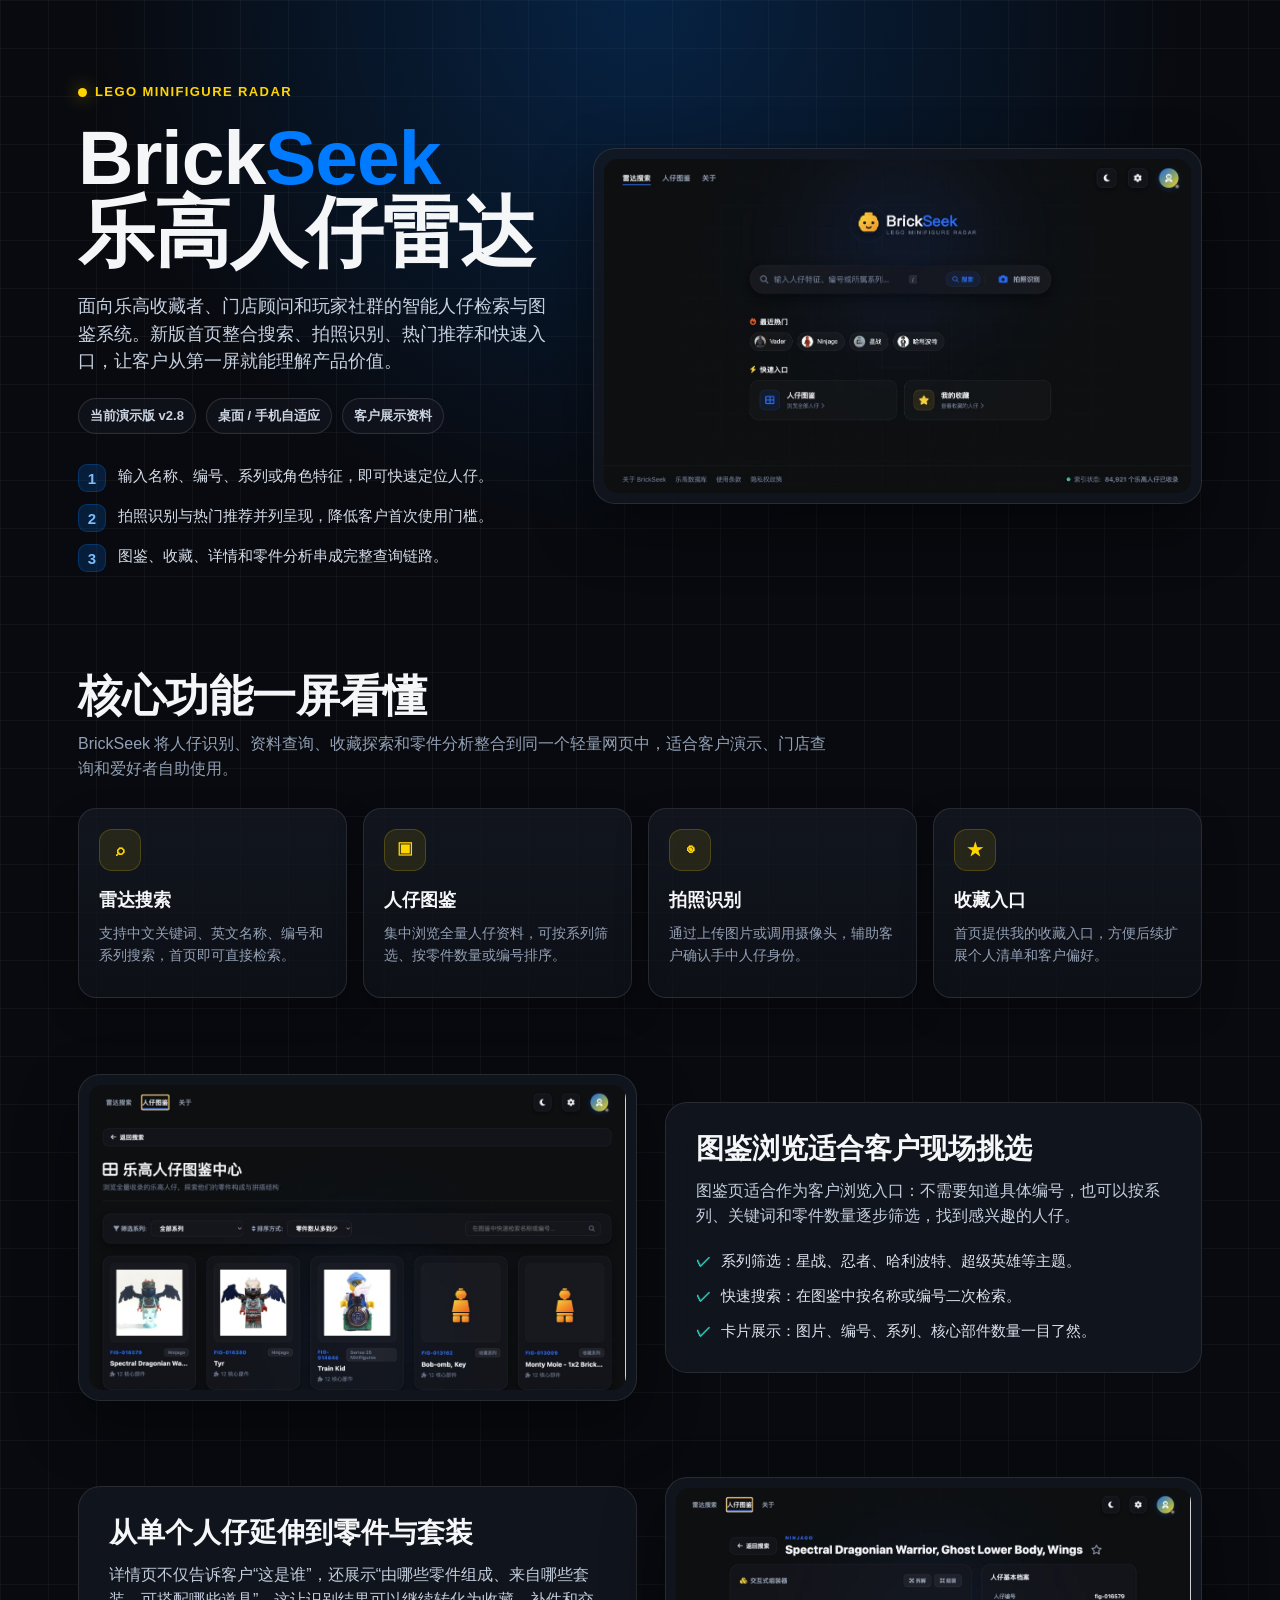
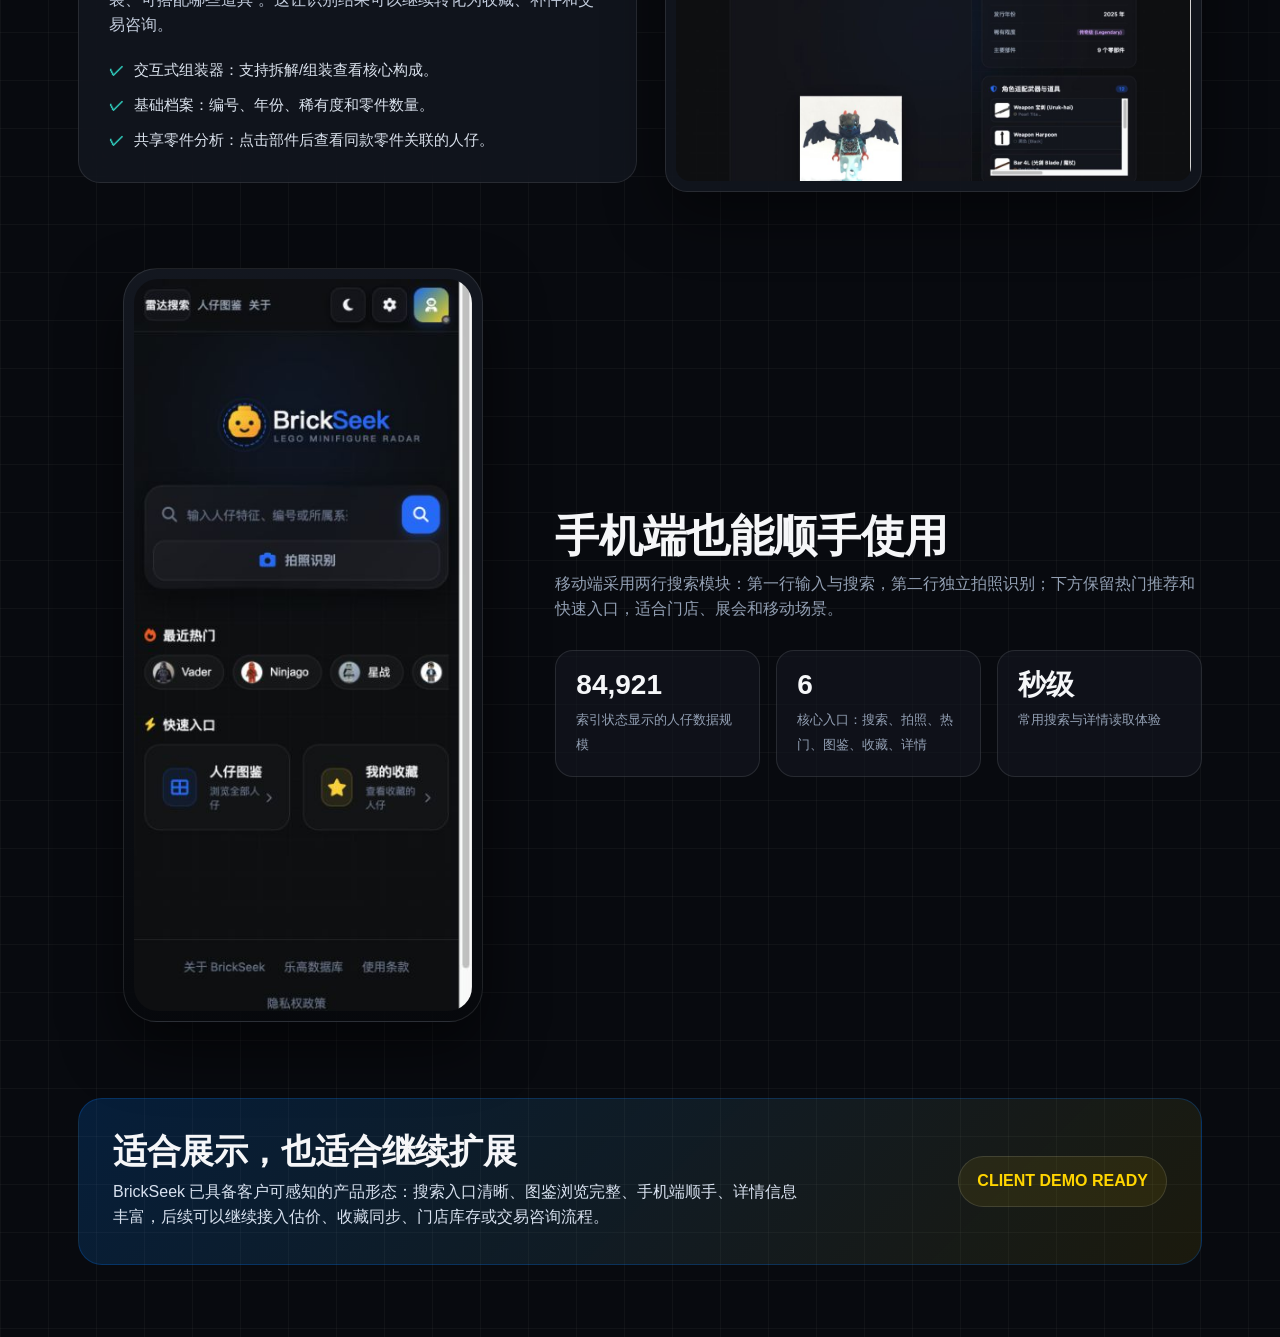
<file: client-product-introduction.html>
<!doctype html>
<html lang="zh-CN">
<head>
  <meta charset="utf-8">
  <meta name="viewport" content="width=device-width, initial-scale=1">
  <title>BrickSeek 产品功能介绍</title>
  <style>
    :root {
      --bg: #080a0f;
      --surface: rgba(20, 24, 33, 0.78);
      --surface-strong: rgba(24, 29, 40, 0.92);
      --line: rgba(255, 255, 255, 0.1);
      --text: #f5f6f8;
      --muted: #93a0b4;
      --blue: #007bff;
      --blue-soft: rgba(0, 123, 255, 0.18);
      --yellow: #ffd500;
      --green: #2ec4b6;
      --shadow: rgba(0, 0, 0, 0.45);
    }

    * {
      box-sizing: border-box;
    }

    body {
      margin: 0;
      background:
        radial-gradient(circle at 50% 0%, rgba(0, 123, 255, 0.22), transparent 34rem),
        linear-gradient(rgba(255, 255, 255, 0.035) 1px, transparent 1px),
        linear-gradient(90deg, rgba(255, 255, 255, 0.035) 1px, transparent 1px),
        var(--bg);
      background-size: auto, 48px 48px, 48px 48px;
      color: var(--text);
      font-family: Inter, -apple-system, BlinkMacSystemFont, "Segoe UI", Arial, sans-serif;
      line-height: 1.55;
    }

    .page {
      max-width: 1180px;
      margin: 0 auto;
      padding: 56px 28px 72px;
    }

    .hero {
      display: grid;
      grid-template-columns: 0.88fr 1.12fr;
      gap: 36px;
      align-items: center;
      min-height: 540px;
    }

    .eyebrow {
      display: inline-flex;
      align-items: center;
      gap: 8px;
      color: var(--yellow);
      font-weight: 800;
      font-size: 13px;
      letter-spacing: 1.4px;
      text-transform: uppercase;
      margin-bottom: 18px;
    }

    .eyebrow::before {
      content: "";
      width: 9px;
      height: 9px;
      border-radius: 50%;
      background: var(--yellow);
      box-shadow: 0 0 18px rgba(255, 213, 0, 0.65);
    }

    h1 {
      margin: 0;
      font-size: clamp(42px, 6vw, 78px);
      line-height: 0.98;
      letter-spacing: -1px;
    }

    .brand-blue {
      color: var(--blue);
    }

    .lead {
      margin: 22px 0 0;
      color: #c8d2e1;
      font-size: 18px;
      max-width: 560px;
    }

    .meta-line {
      display: flex;
      gap: 10px;
      flex-wrap: wrap;
      margin-top: 22px;
    }

    .meta-pill {
      border: 1px solid rgba(255, 255, 255, 0.12);
      background: rgba(20, 24, 33, 0.62);
      border-radius: 999px;
      padding: 7px 11px;
      color: #cbd5e1;
      font-size: 13px;
      font-weight: 700;
    }

    .hero-points {
      display: grid;
      gap: 12px;
      margin-top: 30px;
    }

    .hero-point {
      display: flex;
      gap: 12px;
      align-items: flex-start;
      color: #d7deea;
      font-size: 15px;
    }

    .point-icon {
      width: 28px;
      height: 28px;
      flex: 0 0 28px;
      border-radius: 9px;
      display: grid;
      place-items: center;
      background: var(--blue-soft);
      border: 1px solid rgba(0, 123, 255, 0.26);
      color: #7dbcff;
      font-weight: 900;
    }

    .hero-shot,
    .image-frame {
      border: 1px solid var(--line);
      background: var(--surface);
      border-radius: 22px;
      padding: 10px;
      box-shadow: 0 24px 60px var(--shadow);
      backdrop-filter: blur(18px);
      -webkit-backdrop-filter: blur(18px);
    }

    .hero-shot img,
    .image-frame img {
      display: block;
      width: 100%;
      border-radius: 14px;
    }

    .section {
      margin-top: 76px;
    }

    .section-header {
      max-width: 760px;
      margin-bottom: 26px;
    }

    h2 {
      margin: 0;
      font-size: clamp(28px, 4vw, 44px);
      line-height: 1.1;
      letter-spacing: -0.4px;
    }

    .section-header p {
      margin: 12px 0 0;
      color: var(--muted);
      font-size: 16px;
    }

    .feature-grid {
      display: grid;
      grid-template-columns: repeat(4, 1fr);
      gap: 16px;
    }

    .feature-card {
      min-height: 190px;
      border: 1px solid var(--line);
      background: linear-gradient(180deg, rgba(20, 24, 33, 0.82), rgba(16, 19, 27, 0.68));
      border-radius: 18px;
      padding: 20px;
      box-shadow: 0 14px 32px rgba(0, 0, 0, 0.26);
    }

    .feature-icon {
      width: 42px;
      height: 42px;
      border-radius: 13px;
      display: grid;
      place-items: center;
      color: var(--yellow);
      background: rgba(255, 213, 0, 0.09);
      border: 1px solid rgba(255, 213, 0, 0.2);
      font-weight: 900;
      margin-bottom: 16px;
    }

    .feature-card h3 {
      margin: 0 0 8px;
      font-size: 18px;
    }

    .feature-card p {
      margin: 0;
      color: var(--muted);
      font-size: 14px;
    }

    .split {
      display: grid;
      grid-template-columns: 1.02fr 0.98fr;
      gap: 28px;
      align-items: center;
    }

    .copy-panel {
      border: 1px solid var(--line);
      background: var(--surface);
      border-radius: 22px;
      padding: 30px;
      backdrop-filter: blur(18px);
      -webkit-backdrop-filter: blur(18px);
    }

    .copy-panel h3 {
      margin: 0 0 14px;
      font-size: 28px;
      line-height: 1.15;
    }

    .copy-panel p {
      color: #c4cede;
      margin: 0 0 20px;
    }

    .list {
      display: grid;
      gap: 12px;
      margin: 0;
      padding: 0;
      list-style: none;
    }

    .list li {
      display: flex;
      gap: 10px;
      color: #dce4ef;
      font-size: 15px;
    }

    .check {
      color: var(--green);
      font-weight: 900;
    }

    .mobile-strip {
      display: grid;
      grid-template-columns: 0.82fr 1.18fr;
      gap: 28px;
      align-items: center;
    }

    .phone-frame {
      max-width: 360px;
      margin: 0 auto;
      border: 1px solid var(--line);
      border-radius: 34px;
      padding: 10px;
      background: linear-gradient(180deg, rgba(20, 24, 33, 0.96), rgba(7, 9, 13, 0.94));
      box-shadow: 0 26px 58px rgba(0, 0, 0, 0.55);
    }

    .phone-frame img {
      display: block;
      width: 100%;
      border-radius: 24px;
    }

    .stats {
      display: grid;
      grid-template-columns: repeat(3, 1fr);
      gap: 16px;
      margin-top: 28px;
    }

    .stat {
      border: 1px solid var(--line);
      border-radius: 18px;
      padding: 20px;
      background: rgba(20, 24, 33, 0.62);
    }

    .stat strong {
      display: block;
      font-size: 28px;
      line-height: 1;
      color: var(--text);
      margin-bottom: 8px;
    }

    .stat span {
      color: var(--muted);
      font-size: 13px;
    }

    .closing {
      margin-top: 76px;
      border: 1px solid rgba(0, 123, 255, 0.24);
      background: linear-gradient(135deg, rgba(0, 123, 255, 0.18), rgba(255, 213, 0, 0.08));
      border-radius: 24px;
      padding: 34px;
      display: flex;
      align-items: center;
      justify-content: space-between;
      gap: 24px;
    }

    .closing h2 {
      font-size: 34px;
    }

    .closing p {
      margin: 10px 0 0;
      color: #d8e1ef;
      max-width: 700px;
    }

    .badge {
      flex: 0 0 auto;
      border: 1px solid rgba(255, 255, 255, 0.12);
      border-radius: 999px;
      padding: 12px 18px;
      color: var(--yellow);
      background: rgba(255, 213, 0, 0.08);
      font-weight: 800;
      white-space: nowrap;
    }

    @media (max-width: 900px) {
      .page {
        padding: 32px 16px 48px;
      }

      .hero,
      .split,
      .mobile-strip {
        grid-template-columns: 1fr;
      }

      .feature-grid,
      .stats {
        grid-template-columns: 1fr 1fr;
      }

      .closing {
        align-items: flex-start;
        flex-direction: column;
      }
    }

    @media print {
      body {
        background: #0a0c10;
      }

      .page {
        padding: 24px;
      }

      .section,
      .closing {
        break-inside: avoid;
      }
    }
  </style>
</head>
<body>
  <main class="page">
    <section class="hero">
      <div>
        <div class="eyebrow">LEGO MINIFIGURE RADAR</div>
        <h1>Brick<span class="brand-blue">Seek</span><br>乐高人仔雷达</h1>
        <p class="lead">面向乐高收藏者、门店顾问和玩家社群的智能人仔检索与图鉴系统。新版首页整合搜索、拍照识别、热门推荐和快速入口，让客户从第一屏就能理解产品价值。</p>
        <div class="meta-line">
          <span class="meta-pill">当前演示版 v2.8</span>
          <span class="meta-pill">桌面 / 手机自适应</span>
          <span class="meta-pill">客户展示资料</span>
        </div>
        <div class="hero-points">
          <div class="hero-point"><span class="point-icon">1</span><span>输入名称、编号、系列或角色特征，即可快速定位人仔。</span></div>
          <div class="hero-point"><span class="point-icon">2</span><span>拍照识别与热门推荐并列呈现，降低客户首次使用门槛。</span></div>
          <div class="hero-point"><span class="point-icon">3</span><span>图鉴、收藏、详情和零件分析串成完整查询链路。</span></div>
        </div>
      </div>
      <div class="hero-shot">
        <img src="assets/client-intro/01-home-search.png" alt="BrickSeek 雷达搜索首页截图">
      </div>
    </section>

    <section class="section">
      <div class="section-header">
        <h2>核心功能一屏看懂</h2>
        <p>BrickSeek 将人仔识别、资料查询、收藏探索和零件分析整合到同一个轻量网页中，适合客户演示、门店查询和爱好者自助使用。</p>
      </div>
      <div class="feature-grid">
        <article class="feature-card">
          <div class="feature-icon">⌕</div>
          <h3>雷达搜索</h3>
          <p>支持中文关键词、英文名称、编号和系列搜索，首页即可直接检索。</p>
        </article>
        <article class="feature-card">
          <div class="feature-icon">▣</div>
          <h3>人仔图鉴</h3>
          <p>集中浏览全量人仔资料，可按系列筛选、按零件数量或编号排序。</p>
        </article>
        <article class="feature-card">
          <div class="feature-icon">◉</div>
          <h3>拍照识别</h3>
          <p>通过上传图片或调用摄像头，辅助客户确认手中人仔身份。</p>
        </article>
        <article class="feature-card">
          <div class="feature-icon">★</div>
          <h3>收藏入口</h3>
          <p>首页提供我的收藏入口，方便后续扩展个人清单和客户偏好。</p>
        </article>
      </div>
    </section>

    <section class="section split">
      <div class="image-frame">
        <img src="assets/client-intro/02-gallery.png" alt="BrickSeek 人仔图鉴截图">
      </div>
      <div class="copy-panel">
        <h3>图鉴浏览适合客户现场挑选</h3>
        <p>图鉴页适合作为客户浏览入口：不需要知道具体编号，也可以按系列、关键词和零件数量逐步筛选，找到感兴趣的人仔。</p>
        <ul class="list">
          <li><span class="check">✓</span><span>系列筛选：星战、忍者、哈利波特、超级英雄等主题。</span></li>
          <li><span class="check">✓</span><span>快速搜索：在图鉴中按名称或编号二次检索。</span></li>
          <li><span class="check">✓</span><span>卡片展示：图片、编号、系列、核心部件数量一目了然。</span></li>
        </ul>
      </div>
    </section>

    <section class="section split">
      <div class="copy-panel">
        <h3>从单个人仔延伸到零件与套装</h3>
        <p>详情页不仅告诉客户“这是谁”，还展示“由哪些零件组成、来自哪些套装、可搭配哪些道具”。这让识别结果可以继续转化为收藏、补件和交易咨询。</p>
        <ul class="list">
          <li><span class="check">✓</span><span>交互式组装器：支持拆解/组装查看核心构成。</span></li>
          <li><span class="check">✓</span><span>基础档案：编号、年份、稀有度和零件数量。</span></li>
          <li><span class="check">✓</span><span>共享零件分析：点击部件后查看同款零件关联的人仔。</span></li>
        </ul>
      </div>
      <div class="image-frame">
        <img src="assets/client-intro/03-detail.png" alt="BrickSeek 人仔详情页截图">
      </div>
    </section>

    <section class="section mobile-strip">
      <div class="phone-frame">
        <img src="assets/client-intro/04-mobile-home.png" alt="BrickSeek 手机端首页截图">
      </div>
      <div>
        <div class="section-header">
          <h2>手机端也能顺手使用</h2>
          <p>移动端采用两行搜索模块：第一行输入与搜索，第二行独立拍照识别；下方保留热门推荐和快速入口，适合门店、展会和移动场景。</p>
        </div>
        <div class="stats">
          <div class="stat"><strong>84,921</strong><span>索引状态显示的人仔数据规模</span></div>
          <div class="stat"><strong>6</strong><span>核心入口：搜索、拍照、热门、图鉴、收藏、详情</span></div>
          <div class="stat"><strong>秒级</strong><span>常用搜索与详情读取体验</span></div>
        </div>
      </div>
    </section>

    <section class="closing">
      <div>
        <h2>适合展示，也适合继续扩展</h2>
        <p>BrickSeek 已具备客户可感知的产品形态：搜索入口清晰、图鉴浏览完整、手机端顺手、详情信息丰富，后续可以继续接入估价、收藏同步、门店库存或交易咨询流程。</p>
      </div>
      <div class="badge">CLIENT DEMO READY</div>
    </section>
  </main>
</body>
</html>
</file>
